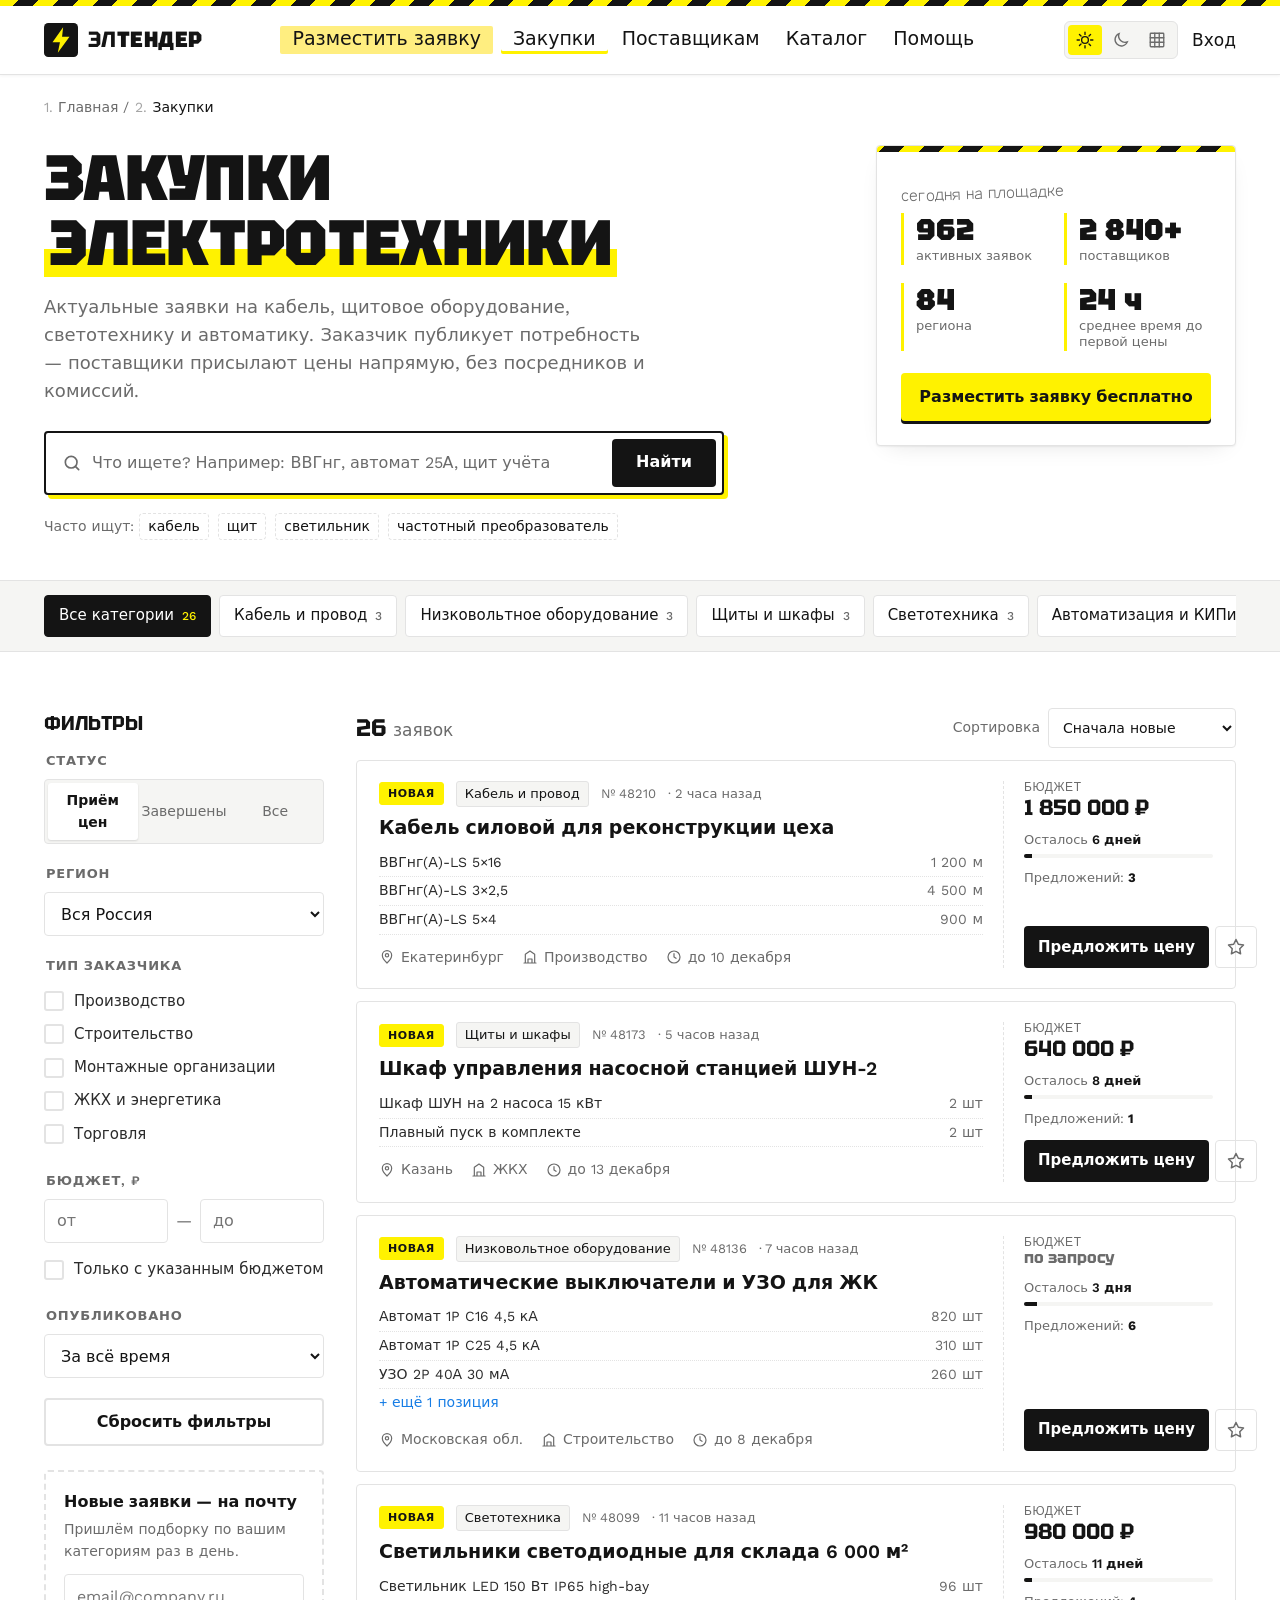
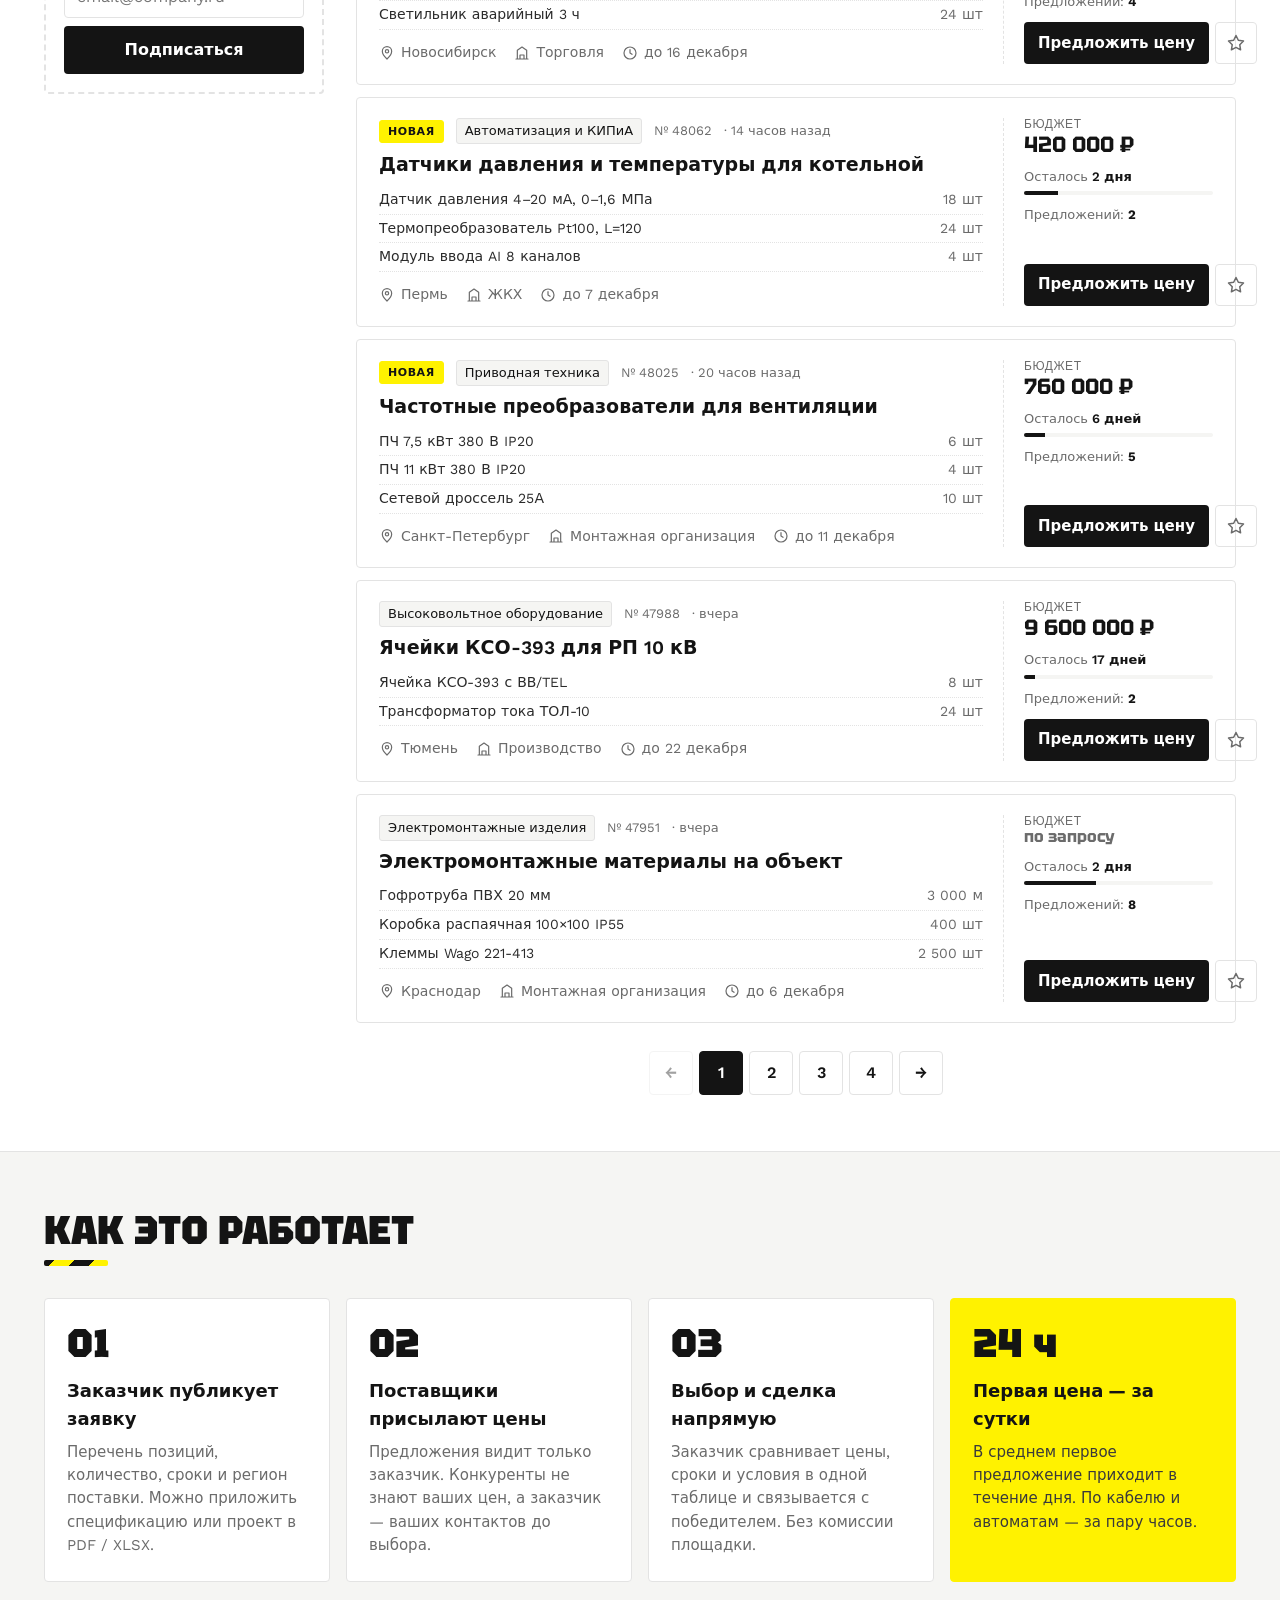
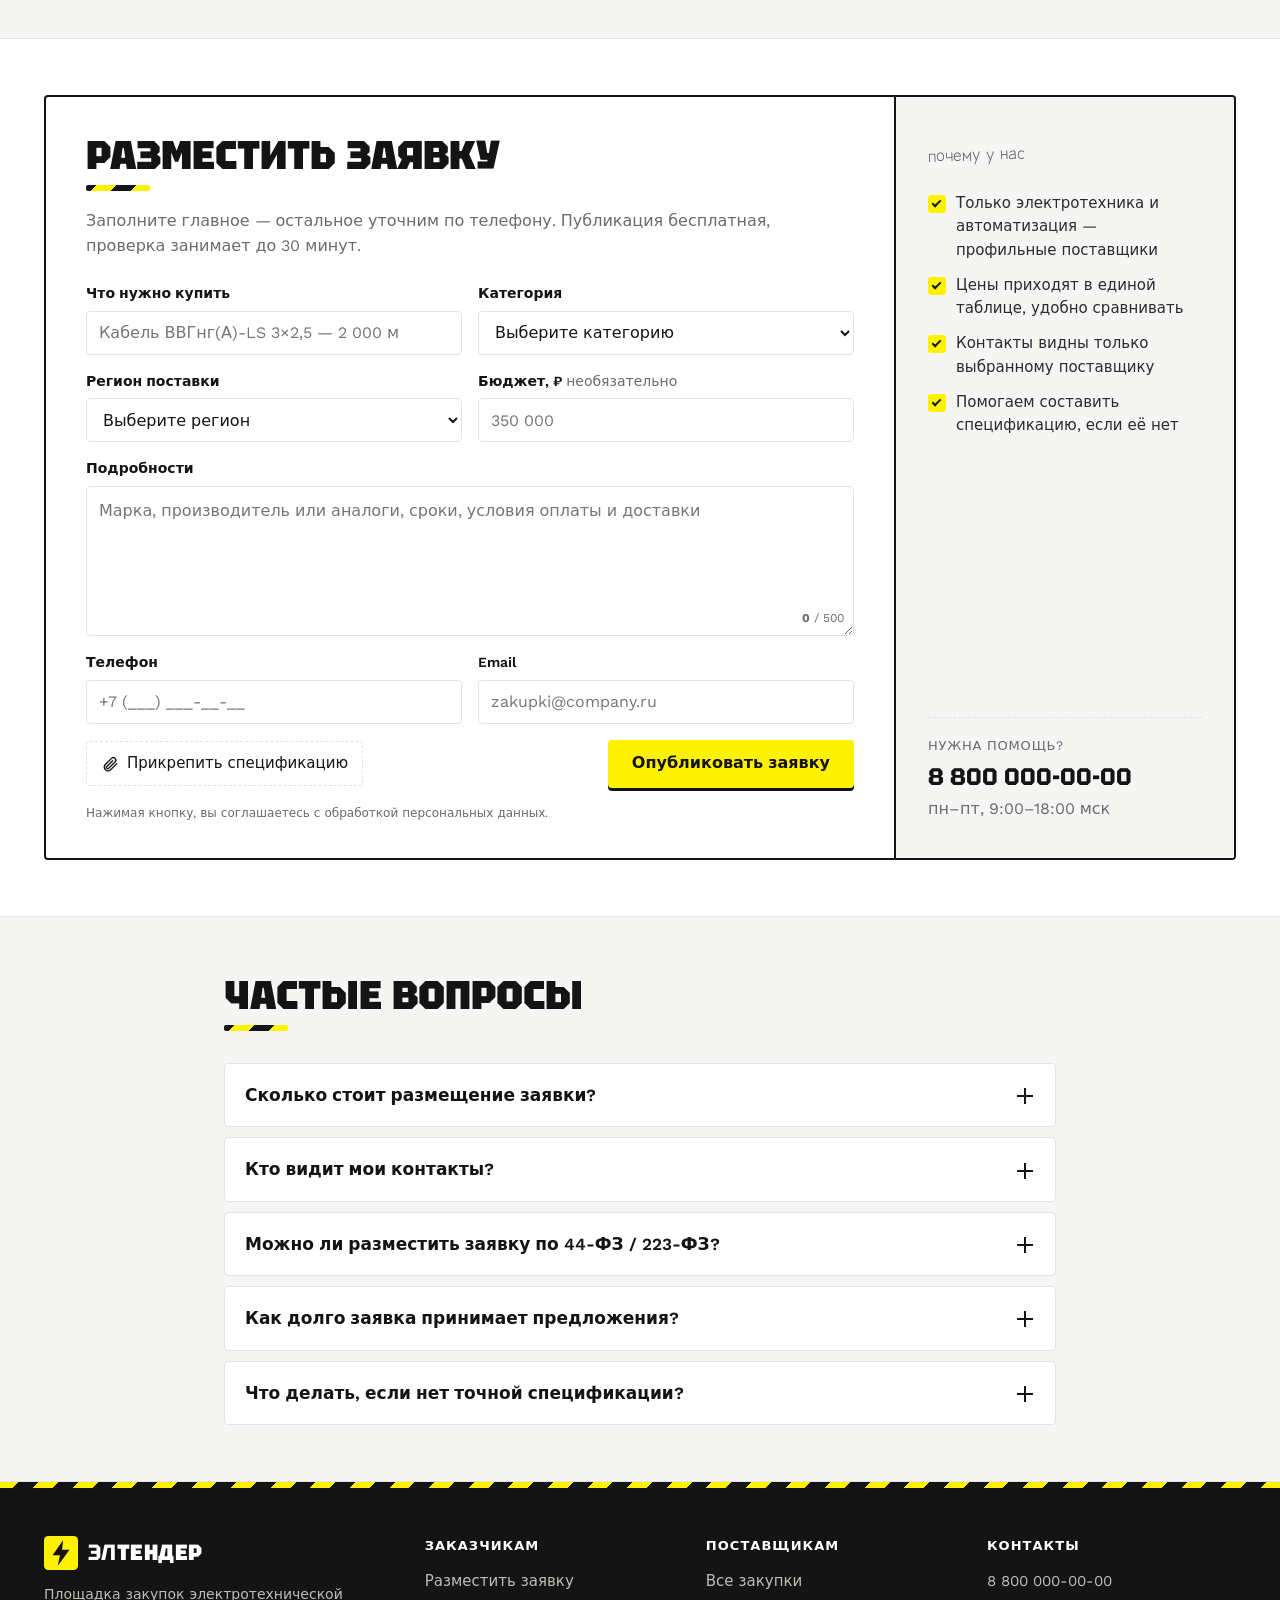
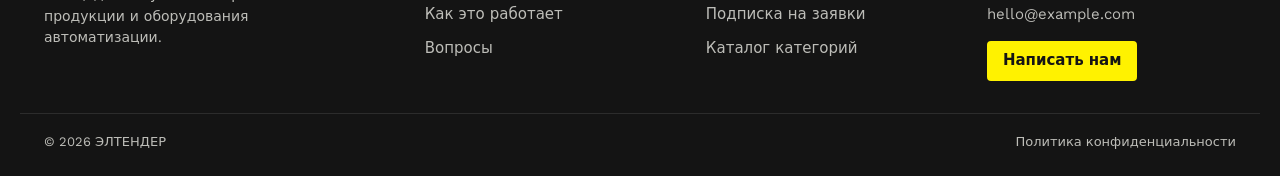
<file: index.html>
<!doctype html>
<html lang="ru" data-theme="light">
<head>
<meta charset="utf-8">
<meta name="viewport" content="width=device-width, initial-scale=1">
<title>Закупки электротехники — ЭЛТЕНДЕР</title>
<meta name="description" content="Заявки на закупку электротехнической продукции и оборудования автоматизации: кабель, щитовое оборудование, светотехника, КИПиА. Предложите цену напрямую заказчику.">
<link rel="icon" href="data:image/svg+xml,%3Csvg xmlns='http://www.w3.org/2000/svg' viewBox='0 0 32 32'%3E%3Crect width='32' height='32' rx='4' fill='%23141414'/%3E%3Cpath d='M18 4 8 18h7l-2 10 11-15h-7z' fill='%23fff200'/%3E%3C/svg%3E">
<link rel="preconnect" href="https://fonts.googleapis.com">
<link rel="preconnect" href="https://fonts.gstatic.com" crossorigin>
<link href="https://fonts.googleapis.com/css2?family=Tektur:wght@500;700;900&family=Work+Sans:wght@400;500;600;700&family=Zen+Kurenaido&display=swap" rel="stylesheet">
<script>
  // тема ставится до отрисовки, чтобы не было вспышки
  (function () {
    var t = (location.search.match(/[?&]theme=(light|night|blueprint)/) || [])[1];
    if (!t) try { t = localStorage.getItem('theme'); } catch (e) {}
    if (!t) t = matchMedia('(prefers-color-scheme: dark)').matches ? 'night' : 'light';
    document.documentElement.setAttribute('data-theme', t);
  })();
</script>
<link rel="stylesheet" href="styles.css">
</head>
<body>

<div class="signal" aria-hidden="true"></div>

<header class="header" id="top">
  <div class="container header__row">
    <a href="#top" class="logo" aria-label="ЭЛТЕНДЕР — на главную">
      <span class="logo__mark" aria-hidden="true">
        <svg viewBox="0 0 32 32"><rect width="32" height="32" rx="4"/><path d="M18 4 8 18h7l-2 10 11-15h-7z"/></svg>
      </span>
      <span class="logo__text">ЭЛ<b>ТЕНДЕР</b></span>
    </a>

    <nav class="nav" aria-label="Основное меню">
      <a href="#form" class="nav__cta">Разместить заявку</a>
      <a href="#list" class="nav__link is-active">Закупки</a>
      <a href="#how" class="nav__link">Поставщикам</a>
      <a href="#catalog" class="nav__link">Каталог</a>
      <a href="#faq" class="nav__link">Помощь</a>
    </nav>

    <div class="header__tools">
      <div class="theme" role="radiogroup" aria-label="Тема оформления">
        <button class="theme__btn" role="radio" data-set-theme="light" title="День">
          <svg viewBox="0 0 24 24" aria-hidden="true"><circle cx="12" cy="12" r="4.5"/><path d="M12 1.5v3M12 19.5v3M1.5 12h3M19.5 12h3M4.6 4.6l2.1 2.1M17.3 17.3l2.1 2.1M4.6 19.4l2.1-2.1M17.3 6.7l2.1-2.1"/></svg>
          <span class="sr">День</span>
        </button>
        <button class="theme__btn" role="radio" data-set-theme="night" title="Ночь · Графит">
          <svg viewBox="0 0 24 24" aria-hidden="true"><path d="M20.5 14.5A8.5 8.5 0 0 1 9.5 3.5a8.5 8.5 0 1 0 11 11z"/></svg>
          <span class="sr">Ночь · Графит</span>
        </button>
        <button class="theme__btn" role="radio" data-set-theme="blueprint" title="Ночь · Чертёж">
          <svg viewBox="0 0 24 24" aria-hidden="true"><rect x="3" y="3" width="18" height="18" rx="1"/><path d="M3 9h18M3 15h18M9 3v18M15 3v18"/></svg>
          <span class="sr">Ночь · Чертёж</span>
        </button>
      </div>
      <a href="#login" class="login">Вход</a>
      <button class="burger" aria-label="Меню" aria-expanded="false" aria-controls="mobmenu"><span></span><span></span><span></span></button>
    </div>
  </div>

  <div class="mobmenu" id="mobmenu" hidden>
    <div class="container">
      <a href="#list">Закупки</a>
      <a href="#how">Поставщикам</a>
      <a href="#catalog">Каталог</a>
      <a href="#faq">Помощь</a>
      <a href="#login">Вход</a>
      <a href="#form" class="btn btn--yellow btn--block">Разместить заявку</a>
    </div>
  </div>
</header>

<main>
  <!-- HERO -->
  <section class="hero">
    <div class="container">
      <ol class="crumbs">
        <li><a href="#top">Главная</a></li>
        <li aria-current="page">Закупки</li>
      </ol>

      <div class="hero__grid">
        <div>
          <h1 class="h1">Закупки<br><span class="mark">электротехники</span></h1>
          <p class="hero__lead">Актуальные заявки на кабель, щитовое оборудование, светотехнику и автоматику. Заказчик публикует потребность — поставщики присылают цены напрямую, без посредников и комиссий.</p>
          <form class="search" role="search" id="searchForm">
            <svg viewBox="0 0 24 24" aria-hidden="true"><circle cx="11" cy="11" r="7"/><path d="m20 20-4-4"/></svg>
            <input type="search" id="q" placeholder="Что ищете? Например: ВВГнг, автомат 25А, щит учёта" autocomplete="off">
            <button class="btn btn--ink" type="submit">Найти</button>
          </form>
          <div class="hint">
            Часто ищут:
            <button type="button" data-q="кабель">кабель</button>
            <button type="button" data-q="щит">щит</button>
            <button type="button" data-q="светильник">светильник</button>
            <button type="button" data-q="частотный">частотный преобразователь</button>
          </div>
        </div>

        <aside class="hero__card">
          <div class="hero__note">сегодня на площадке</div>
          <dl class="stats">
            <div><dt id="statActive">0</dt><dd>активных заявок</dd></div>
            <div><dt>2 840+</dt><dd>поставщиков</dd></div>
            <div><dt>84</dt><dd>региона</dd></div>
            <div><dt>24 ч</dt><dd>среднее время до первой цены</dd></div>
          </dl>
          <a href="#form" class="btn btn--yellow btn--block">Разместить заявку бесплатно</a>
        </aside>
      </div>
    </div>
  </section>

  <!-- КАТЕГОРИИ -->
  <section class="cats" id="catalog" aria-label="Категории">
    <div class="container">
      <div class="cats__row" id="cats"></div>
    </div>
  </section>

  <!-- СПИСОК -->
  <section class="section" id="list">
    <div class="container layout">

      <aside class="filters" id="filters" aria-label="Фильтры">
        <div class="filters__head">
          <h2 class="h4">Фильтры</h2>
          <button class="filters__close" type="button" aria-label="Закрыть фильтры">×</button>
        </div>

        <fieldset class="f">
          <legend>Статус</legend>
          <div class="seg" id="fStatus">
            <button type="button" data-v="open" class="is-on">Приём цен</button>
            <button type="button" data-v="closed">Завершены</button>
            <button type="button" data-v="all">Все</button>
          </div>
        </fieldset>

        <fieldset class="f">
          <legend>Регион</legend>
          <select id="fRegion"><option value="">Вся Россия</option></select>
        </fieldset>

        <fieldset class="f">
          <legend>Тип заказчика</legend>
          <label class="check"><input type="checkbox" name="cust" value="Производство"><span>Производство</span></label>
          <label class="check"><input type="checkbox" name="cust" value="Строительство"><span>Строительство</span></label>
          <label class="check"><input type="checkbox" name="cust" value="Монтажная организация"><span>Монтажные организации</span></label>
          <label class="check"><input type="checkbox" name="cust" value="ЖКХ"><span>ЖКХ и энергетика</span></label>
          <label class="check"><input type="checkbox" name="cust" value="Торговля"><span>Торговля</span></label>
        </fieldset>

        <fieldset class="f">
          <legend>Бюджет, ₽</legend>
          <div class="range">
            <input type="number" id="fMin" placeholder="от" min="0" inputmode="numeric">
            <span>—</span>
            <input type="number" id="fMax" placeholder="до" min="0" inputmode="numeric">
          </div>
          <label class="check"><input type="checkbox" id="fBudget"><span>Только с указанным бюджетом</span></label>
        </fieldset>

        <fieldset class="f">
          <legend>Опубликовано</legend>
          <select id="fDate">
            <option value="0">За всё время</option>
            <option value="1">Сегодня</option>
            <option value="3">За 3 дня</option>
            <option value="7">За неделю</option>
            <option value="30">За месяц</option>
          </select>
        </fieldset>

        <button type="button" class="btn btn--line btn--block" id="fReset">Сбросить фильтры</button>

        <div class="subscribe">
          <div class="subscribe__title">Новые заявки — на почту</div>
          <p>Пришлём подборку по вашим категориям раз в день.</p>
          <form id="subForm">
            <input type="email" required placeholder="email@company.ru" aria-label="Email">
            <button class="btn btn--ink btn--block" type="submit">Подписаться</button>
          </form>
        </div>
      </aside>
      <div class="filters__backdrop" hidden></div>

      <div class="results">
        <div class="toolbar">
          <div class="toolbar__count"><b id="count">0</b> <span id="countWord">заявок</span></div>
          <div class="toolbar__right">
            <button type="button" class="btn btn--line btn--sm filters__open">
              <svg viewBox="0 0 24 24" aria-hidden="true"><path d="M3 5h18M6 12h12M10 19h4"/></svg>
              Фильтры <span class="badge" id="fBadge" hidden></span>
            </button>
            <label class="sort">
              <span>Сортировка</span>
              <select id="sort">
                <option value="new">Сначала новые</option>
                <option value="deadline">Скоро завершатся</option>
                <option value="budget">Большой бюджет</option>
                <option value="offers">Мало предложений</option>
              </select>
            </label>
          </div>
        </div>

        <div class="chips" id="chips"></div>

        <ul class="cards" id="cards"></ul>

        <div class="empty" id="empty" hidden>
          <div class="empty__title">Ничего не нашлось</div>
          <p>Попробуйте изменить запрос или сбросить фильтры.</p>
          <button class="btn btn--line" type="button" id="emptyReset">Сбросить</button>
        </div>

        <nav class="pager" id="pager" aria-label="Страницы"></nav>
      </div>
    </div>
  </section>

  <!-- КАК ЭТО РАБОТАЕТ -->
  <section class="section section--soft" id="how">
    <div class="container">
      <h2 class="h2">Как это работает</h2>
      <div class="steps">
        <article class="step">
          <div class="step__n">01</div>
          <h3>Заказчик публикует заявку</h3>
          <p>Перечень позиций, количество, сроки и регион поставки. Можно приложить спецификацию или проект в PDF / XLSX.</p>
        </article>
        <article class="step">
          <div class="step__n">02</div>
          <h3>Поставщики присылают цены</h3>
          <p>Предложения видит только заказчик. Конкуренты не знают ваших цен, а заказчик — ваших контактов до выбора.</p>
        </article>
        <article class="step">
          <div class="step__n">03</div>
          <h3>Выбор и сделка напрямую</h3>
          <p>Заказчик сравнивает цены, сроки и условия в одной таблице и связывается с победителем. Без комиссии площадки.</p>
        </article>
        <article class="step step--accent">
          <div class="step__n">24 ч</div>
          <h3>Первая цена — за сутки</h3>
          <p>В среднем первое предложение приходит в течение дня. По кабелю и автоматам — за пару часов.</p>
        </article>
      </div>
    </div>
  </section>

  <!-- ФОРМА -->
  <section class="section" id="form">
    <div class="container">
      <div class="formbox">
        <div class="formbox__main">
          <h2 class="h2">Разместить заявку</h2>
          <p class="muted">Заполните главное — остальное уточним по телефону. Публикация бесплатная, проверка занимает до 30 минут.</p>
          <form id="reqForm" class="req" novalidate>
            <div class="req__row">
              <label class="field">
                <span>Что нужно купить</span>
                <input name="title" required placeholder="Кабель ВВГнг(А)-LS 3×2,5 — 2 000 м">
              </label>
              <label class="field">
                <span>Категория</span>
                <select name="cat" id="reqCat" required></select>
              </label>
            </div>
            <div class="req__row">
              <label class="field">
                <span>Регион поставки</span>
                <select name="region" id="reqRegion" required></select>
              </label>
              <label class="field">
                <span>Бюджет, ₽ <i>необязательно</i></span>
                <input name="budget" type="number" min="0" inputmode="numeric" placeholder="350 000">
              </label>
            </div>
            <label class="field">
              <span>Подробности</span>
              <textarea name="text" id="reqText" maxlength="500" rows="5" placeholder="Марка, производитель или аналоги, сроки, условия оплаты и доставки"></textarea>
              <em class="counter"><b id="reqCount">0</b> / 500</em>
            </label>
            <div class="req__row">
              <label class="field">
                <span>Телефон</span>
                <input name="phone" type="tel" required placeholder="+7 (___) ___-__-__" autocomplete="tel">
              </label>
              <label class="field">
                <span>Email</span>
                <input name="email" type="email" required placeholder="zakupki@company.ru" autocomplete="email">
              </label>
            </div>
            <div class="req__foot">
              <label class="attach">
                <input type="file" id="reqFile" accept=".pdf,.xls,.xlsx,.doc,.docx,.dwg">
                <svg viewBox="0 0 24 24" aria-hidden="true"><path d="M21 11.5 12.5 20a5 5 0 0 1-7-7L14 4.5a3.3 3.3 0 0 1 4.7 4.7l-8.5 8.5a1.7 1.7 0 0 1-2.4-2.4L15.5 7.6"/></svg>
                <span id="reqFileName">Прикрепить спецификацию</span>
              </label>
              <button class="btn btn--yellow" type="submit">Опубликовать заявку</button>
            </div>
            <p class="consent">Нажимая кнопку, вы соглашаетесь с обработкой персональных данных.</p>
            <div class="req__ok" id="reqOk" hidden role="status"></div>
          </form>
        </div>
        <aside class="formbox__side">
          <div class="note">почему у нас</div>
          <ul class="ticks">
            <li>Только электротехника и автоматизация — профильные поставщики</li>
            <li>Цены приходят в единой таблице, удобно сравнивать</li>
            <li>Контакты видны только выбранному поставщику</li>
            <li>Помогаем составить спецификацию, если её нет</li>
          </ul>
          <div class="side__help">
            <div class="side__label">Нужна помощь?</div>
            <a href="tel:+78000000000" class="side__phone">8 800 000-00-00</a>
            <span class="muted">пн–пт, 9:00–18:00 мск</span>
          </div>
        </aside>
      </div>
    </div>
  </section>

  <!-- FAQ -->
  <section class="section section--soft" id="faq">
    <div class="container narrow">
      <h2 class="h2">Частые вопросы</h2>
      <div class="faq">
        <details>
          <summary>Сколько стоит размещение заявки?</summary>
          <p>Для заказчиков размещение бесплатное и без ограничений по количеству заявок. Поставщики отвечают на заявки по подписке; первые 14 дней — бесплатно.</p>
        </details>
        <details>
          <summary>Кто видит мои контакты?</summary>
          <p>До выбора поставщика контакты скрыты. Поставщики видят только регион, тип организации и содержание заявки. После выбора контакты открываются победителю.</p>
        </details>
        <details>
          <summary>Можно ли разместить заявку по 44-ФЗ / 223-ФЗ?</summary>
          <p>Площадка предназначена для коммерческих закупок. Государственные закупки проводятся на федеральных электронных площадках — мы можем дать ссылку на извещение в описании заявки.</p>
        </details>
        <details>
          <summary>Как долго заявка принимает предложения?</summary>
          <p>Срок вы задаёте сами: от 1 до 30 дней. Продлить или закрыть заявку досрочно можно в личном кабинете.</p>
        </details>
        <details>
          <summary>Что делать, если нет точной спецификации?</summary>
          <p>Опишите задачу своими словами — инженер площадки поможет подобрать позиции и аналоги, а поставщики смогут предложить варианты.</p>
        </details>
      </div>
    </div>
  </section>
</main>

<footer class="footer">
  <div class="signal" aria-hidden="true"></div>
  <div class="container footer__grid">
    <div>
      <a href="#top" class="logo logo--footer">
        <span class="logo__mark" aria-hidden="true"><svg viewBox="0 0 32 32"><rect width="32" height="32" rx="4"/><path d="M18 4 8 18h7l-2 10 11-15h-7z"/></svg></span>
        <span class="logo__text">ЭЛ<b>ТЕНДЕР</b></span>
      </a>
      <p class="footer__about">Площадка закупок электротехнической продукции и оборудования автоматизации.</p>
    </div>
    <nav class="footer__col" aria-label="Заказчикам">
      <div class="footer__h">Заказчикам</div>
      <a href="#form">Разместить заявку</a>
      <a href="#how">Как это работает</a>
      <a href="#faq">Вопросы</a>
    </nav>
    <nav class="footer__col" aria-label="Поставщикам">
      <div class="footer__h">Поставщикам</div>
      <a href="#list">Все закупки</a>
      <a href="#subForm">Подписка на заявки</a>
      <a href="#catalog">Каталог категорий</a>
    </nav>
    <div class="footer__col">
      <div class="footer__h">Контакты</div>
      <a href="tel:+78000000000">8 800 000-00-00</a>
      <a href="mailto:hello@example.com">hello@example.com</a>
      <a href="#top" class="btn btn--yellow btn--sm">Написать нам</a>
    </div>
  </div>
  <div class="container footer__bottom">
    <span>© 2026 ЭЛТЕНДЕР</span>
    <a href="#top">Политика конфиденциальности</a>
  </div>
</footer>

<a href="#form" class="mobcta btn btn--yellow">Разместить заявку</a>
<div class="toast" id="toast" role="status" aria-live="polite"></div>

<script src="app.js"></script>
</body>
</html>
</file>
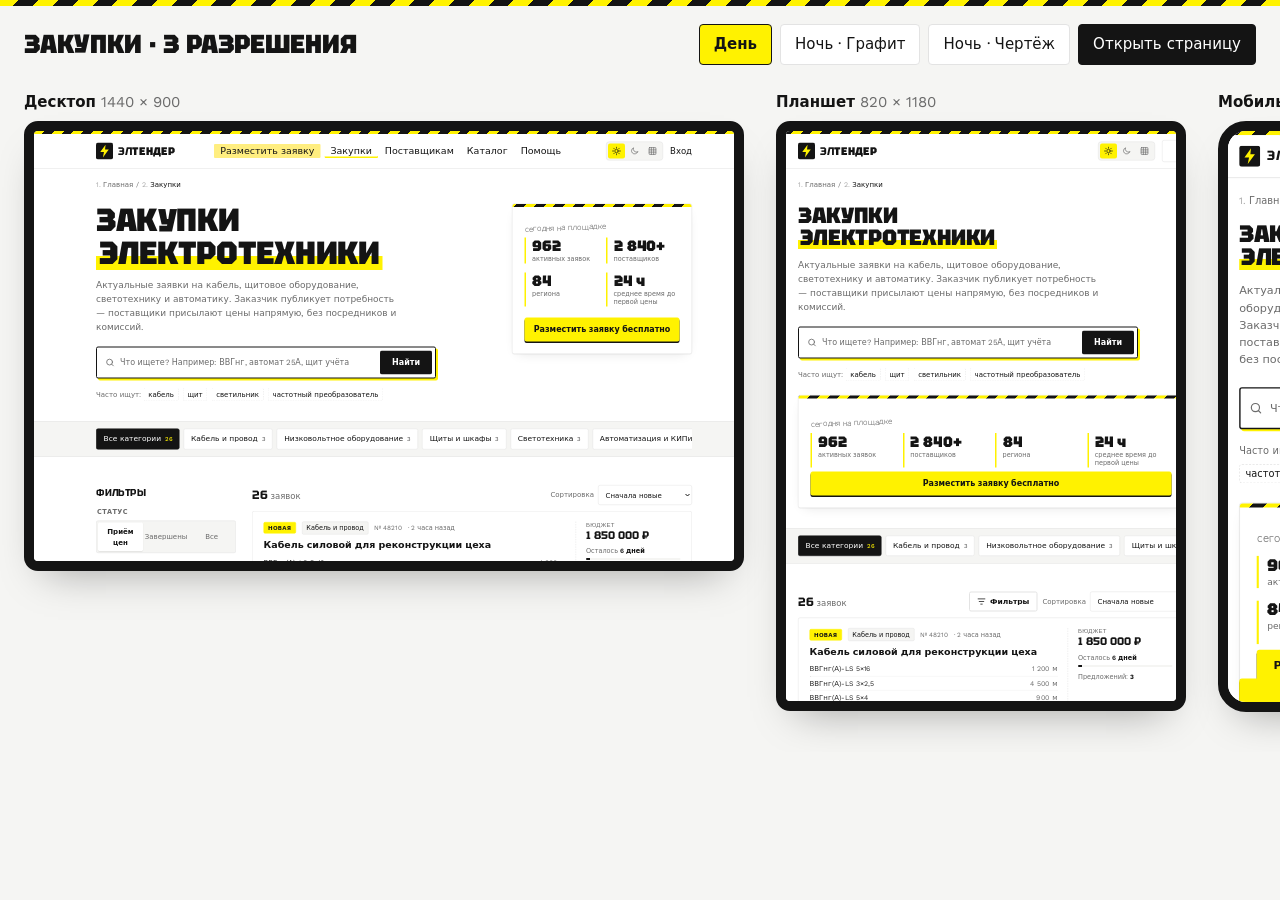
<file: preview.html>
<!doctype html>
<html lang="ru">
<head>
<meta charset="utf-8">
<meta name="viewport" content="width=device-width, initial-scale=1">
<title>Превью — Закупки</title>
<link href="https://fonts.googleapis.com/css2?family=Tektur:wght@900&family=Work+Sans:wght@400;600&display=swap" rel="stylesheet">
<style>
  :root { --bg: #f5f5f3; --ink: #141414; --muted: #6b6b6b; --line: #e3e3e3; }
  * { box-sizing: border-box; }
  body { margin: 0; background: var(--bg); color: var(--ink); font: 15px/1.5 "Work Sans", system-ui, sans-serif; }
  .signal { height: 6px; background: repeating-linear-gradient(-45deg, #fff200 0 14px, #141414 14px 28px); }
  header { display: flex; flex-wrap: wrap; align-items: center; justify-content: space-between; gap: 12px; padding: 18px 24px; }
  h1 { margin: 0; font: 900 26px/1.1 "Tektur", sans-serif; text-transform: uppercase; }
  .bar { display: flex; flex-wrap: wrap; gap: 8px; }
  .bar button, .bar a { padding: 8px 14px; border: 1px solid var(--line); border-radius: 4px; background: #fff; font: inherit; cursor: pointer; text-decoration: none; color: inherit; }
  .bar button.on { background: #fff200; border-color: #141414; font-weight: 600; }
  .bar a { background: #141414; color: #fff; border-color: #141414; }
  .stage { display: flex; gap: 32px; align-items: flex-start; padding: 8px 24px 40px; overflow-x: auto; }
  figure { margin: 0; flex-shrink: 0; }
  figcaption { margin-bottom: 8px; font-weight: 600; }
  figcaption span { color: var(--muted); font-weight: 400; }
  .frame { border: 10px solid #141414; border-radius: 14px; overflow: hidden; background: #fff; box-shadow: 0 20px 40px -20px rgba(0,0,0,.35); }
  .frame--phone { border-radius: 28px; }
  .scaler { transform-origin: 0 0; }
  iframe { display: block; border: 0; }
</style>
</head>
<body>
<div class="signal"></div>
<header>
  <h1>Закупки · 3 разрешения</h1>
  <div class="bar">
    <button data-t="light" class="on">День</button>
    <button data-t="night">Ночь · Графит</button>
    <button data-t="blueprint">Ночь · Чертёж</button>
    <a href="./">Открыть страницу</a>
  </div>
</header>
<div class="stage">
  <figure><figcaption>Десктоп <span>1440 × 900</span></figcaption>
    <div class="frame" data-w="1440" data-h="900" data-s=".5"></div></figure>
  <figure><figcaption>Планшет <span>820 × 1180</span></figcaption>
    <div class="frame" data-w="820" data-h="1180" data-s=".5"></div></figure>
  <figure><figcaption>Мобильный <span>390 × 844</span></figcaption>
    <div class="frame frame--phone" data-w="390" data-h="844" data-s=".7"></div></figure>
</div>
<script>
  var frames = [].slice.call(document.querySelectorAll('.frame'));
  function load(theme) {
    frames.forEach(function (f) {
      var w = +f.dataset.w, h = +f.dataset.h, s = +f.dataset.s;
      f.style.width = w * s + 'px'; f.style.height = h * s + 'px';
      f.innerHTML = '<div class="scaler" style="width:' + w + 'px;height:' + h + 'px;transform:scale(' + s + ')">' +
        '<iframe src="./?theme=' + theme + '" width="' + w + '" height="' + h + '" title="Превью ' + w + 'px"></iframe></div>';
    });
  }
  document.querySelectorAll('[data-t]').forEach(function (b) {
    b.onclick = function () {
      document.querySelectorAll('[data-t]').forEach(function (x) { x.classList.toggle('on', x === b); });
      load(b.dataset.t);
    };
  });
  load('light');
</script>
</body>
</html>
</file>
<file: styles.css>
/* ============ ТЕМЫ ============ */
:root,
[data-theme="light"] {
  --bg: #ffffff;
  --soft: #f5f5f3;
  --card: #ffffff;
  --ink: #141414;
  --text: #2b2b2b;
  --muted: #6b6b6b;
  --line: #e3e3e3;
  --accent: #fff200;
  --accent-soft: #ffee80;
  --accent-ink: #141414;
  --link: #177de5;
  --ok: #0e9f6e;
  --warn: #e3a008;
  --danger: #e02424;
  --header: #ffffff;
  --shadow: 0 1px 2px rgba(20, 20, 20, .06), 0 8px 24px -12px rgba(20, 20, 20, .14);
  --signal: repeating-linear-gradient(-45deg, #fff200 0 14px, #141414 14px 28px);
  --grid: none;
  color-scheme: light;
}

/* Ночь — вариант 1: «Графит» */
[data-theme="night"] {
  --bg: #0e0e0e;
  --soft: #161616;
  --card: #1b1b1b;
  --ink: #f5f5f3;
  --text: #d9d9d6;
  --muted: #9a9a96;
  --line: #2c2c2c;
  --accent: #fff200;
  --accent-soft: #3a3712;
  --accent-ink: #141414;
  --link: #5aa9ff;
  --ok: #31c48d;
  --warn: #faca15;
  --danger: #f98080;
  --header: #141414;
  --shadow: 0 1px 2px rgba(0, 0, 0, .5), 0 10px 30px -14px rgba(0, 0, 0, .8);
  --signal: repeating-linear-gradient(-45deg, #fff200 0 14px, #0e0e0e 14px 28px);
  --grid: none;
  color-scheme: dark;
}

/* Ночь — вариант 2: «Чертёж» */
[data-theme="blueprint"] {
  --bg: #0b1a33;
  --soft: #0f2242;
  --card: #122a50;
  --ink: #eaf2ff;
  --text: #c9d8f0;
  --muted: #8ea6cc;
  --line: #24406e;
  --accent: #fff200;
  --accent-soft: #2a3e52;
  --accent-ink: #0b1a33;
  --link: #7cc0ff;
  --ok: #4ade9b;
  --warn: #fcd34d;
  --danger: #ff8a8a;
  --header: #0d1f3d;
  --shadow: 0 1px 2px rgba(0, 0, 0, .35), 0 10px 30px -14px rgba(0, 10, 30, .9);
  --signal: repeating-linear-gradient(-45deg, #fff200 0 14px, #0b1a33 14px 28px);
  --grid: linear-gradient(rgba(124, 192, 255, .07) 1px, transparent 1px) 0 0 / 24px 24px,
          linear-gradient(90deg, rgba(124, 192, 255, .07) 1px, transparent 1px) 0 0 / 24px 24px;
  color-scheme: dark;
}

/* ============ БАЗА ============ */
*, *::before, *::after { box-sizing: border-box; }
html { scroll-behavior: smooth; -webkit-text-size-adjust: 100%; }
body {
  margin: 0;
  background: var(--bg);
  background-image: var(--grid);
  color: var(--text);
  font: 400 16px/1.55 "Work Sans", system-ui, sans-serif;
  transition: background-color .25s, color .25s;
  overflow-x: hidden;
}
a { color: inherit; }
img, svg { display: block; }
button, input, select, textarea { font: inherit; color: inherit; }
button { cursor: pointer; }
.sr { position: absolute; width: 1px; height: 1px; overflow: hidden; clip: rect(0 0 0 0); white-space: nowrap; }
:focus-visible { outline: 2px solid var(--link); outline-offset: 2px; }

.container { width: 100%; max-width: 1240px; margin: 0 auto; padding: 0 24px; }
.narrow { max-width: 880px; }
.muted { color: var(--muted); }

.signal { height: 6px; background: var(--signal); }

.h1, .h2, .h4, .logo__text, .step__n, .stats dt, .card__budget, .empty__title, .side__phone {
  font-family: "Tektur", "Work Sans", sans-serif;
}
.h1 {
  margin: 0 0 18px;
  font-weight: 900;
  font-size: clamp(34px, 5.4vw, 64px);
  line-height: 1.02;
  text-transform: uppercase;
  color: var(--ink);
  letter-spacing: -.01em;
}
.mark { background: linear-gradient(transparent 58%, var(--accent) 58%, var(--accent) 92%, transparent 92%); padding: 0 .08em; }
[data-theme="night"] .mark, [data-theme="blueprint"] .mark { background: none; color: var(--accent); }
.h2 {
  position: relative;
  margin: 0 0 32px;
  padding-bottom: 14px;
  font-weight: 900;
  font-size: clamp(26px, 3.4vw, 40px);
  line-height: 1.1;
  text-transform: uppercase;
  color: var(--ink);
}
.h2::after { content: ""; position: absolute; left: 0; bottom: 0; width: 64px; height: 6px; background: var(--signal); border-radius: 2px; }
.h4 { margin: 0; font-weight: 700; font-size: 20px; text-transform: uppercase; color: var(--ink); }

/* ============ КНОПКИ ============ */
.btn {
  display: inline-flex; align-items: center; justify-content: center; gap: 8px;
  min-height: 48px; padding: 0 22px;
  border: 2px solid transparent; border-radius: 4px;
  font-weight: 600; font-size: 16px; text-decoration: none; white-space: nowrap;
  transition: transform .15s, background-color .15s, border-color .15s, color .15s, box-shadow .15s;
}
.btn:active { transform: translateY(1px); }
.btn--yellow { background: var(--accent); color: var(--accent-ink); border-color: var(--accent); box-shadow: 0 3px 0 #141414; }
.btn--yellow:hover { box-shadow: 0 5px 0 #141414; transform: translateY(-2px); }
[data-theme="night"] .btn--yellow, [data-theme="blueprint"] .btn--yellow { box-shadow: 0 3px 0 #b8ae00; }
[data-theme="night"] .btn--yellow:hover, [data-theme="blueprint"] .btn--yellow:hover { box-shadow: 0 5px 0 #b8ae00; }
.btn--ink { background: var(--ink); color: var(--bg); }
.btn--ink:hover { background: var(--link); color: #fff; }
.btn--line { background: transparent; border-color: var(--line); color: var(--ink); }
.btn--line:hover { border-color: var(--ink); }
.btn--sm { min-height: 40px; padding: 0 14px; font-size: 15px; }
.btn--block { display: flex; width: 100%; }
.btn svg { width: 18px; height: 18px; fill: none; stroke: currentColor; stroke-width: 2; stroke-linecap: round; }

/* ============ ШАПКА ============ */
.header {
  position: sticky; top: 0; z-index: 50;
  background: var(--header);
  border-bottom: 1px solid var(--line);
  box-shadow: 0 1px 3px rgba(0, 0, 0, .05);
}
.header__row { display: flex; align-items: center; gap: 20px; height: 68px; }
.logo { display: flex; align-items: center; gap: 10px; text-decoration: none; flex-shrink: 0; }
.logo__mark svg { width: 34px; height: 34px; }
.logo__mark rect { fill: #141414; }
.logo__mark path { fill: #fff200; }
[data-theme="night"] .logo__mark rect, [data-theme="blueprint"] .logo__mark rect { fill: #fff200; }
[data-theme="night"] .logo__mark path, [data-theme="blueprint"] .logo__mark path { fill: #141414; }
.logo__text { font-weight: 700; font-size: 22px; color: var(--ink); letter-spacing: .02em; }
.logo__text b { font-weight: 900; }

.nav { flex: 1; display: flex; align-items: center; justify-content: center; gap: 2px; }
.nav__link, .nav__cta {
  padding: 3px 12px 6px; font-size: 19px; line-height: 1; text-decoration: none;
  color: var(--ink); border-radius: 2px; transition: color .2s;
}
.nav__link:hover { color: var(--link); }
.nav__link.is-active { box-shadow: inset 0 -3px 0 var(--accent); }
.nav__cta { background: var(--accent-soft); margin-right: 6px; }
[data-theme="night"] .nav__cta, [data-theme="blueprint"] .nav__cta { background: var(--accent); color: var(--accent-ink); }
.nav__cta:hover { color: var(--link); }

.header__tools { display: flex; align-items: center; gap: 14px; }
.login { text-decoration: none; font-size: 17px; color: var(--ink); }
.login:hover { color: var(--link); }

/* переключатель тем: день / графит / чертёж */
.theme {
  position: relative; display: flex; padding: 3px; gap: 2px;
  border: 1px solid var(--line); border-radius: 6px; background: var(--soft);
}
.theme__btn {
  display: grid; place-items: center; width: 34px; height: 30px;
  border: 0; border-radius: 4px; background: transparent; color: var(--muted);
  transition: background-color .2s, color .2s;
}
.theme__btn svg { width: 18px; height: 18px; fill: none; stroke: currentColor; stroke-width: 1.8; stroke-linecap: round; }
.theme__btn:hover { color: var(--ink); }
.theme__btn[aria-checked="true"] { background: var(--accent); color: #141414; }
.theme__btn[data-set-theme="night"][aria-checked="true"] svg { fill: currentColor; }

.burger { display: none; width: 44px; height: 44px; padding: 11px 10px; border: 1px solid var(--line); border-radius: 4px; background: transparent; flex-direction: column; justify-content: space-between; }
.burger span { display: block; height: 2px; background: var(--ink); border-radius: 2px; transition: transform .2s, opacity .2s; }
.burger[aria-expanded="true"] span:nth-child(1) { transform: translateY(9px) rotate(45deg); }
.burger[aria-expanded="true"] span:nth-child(2) { opacity: 0; }
.burger[aria-expanded="true"] span:nth-child(3) { transform: translateY(-9px) rotate(-45deg); }

.mobmenu { border-top: 1px solid var(--line); background: var(--header); padding: 8px 0 20px; }
.mobmenu a:not(.btn) { display: block; padding: 14px 0; border-bottom: 1px solid var(--line); text-decoration: none; font-size: 18px; color: var(--ink); }
.mobmenu .btn { margin-top: 16px; }

/* ============ HERO ============ */
.hero { padding: 22px 0 40px; }
.crumbs { display: flex; flex-wrap: wrap; gap: 6px; margin: 0 0 26px; padding: 0; list-style: none; font-size: 14px; color: var(--muted); counter-reset: c; }
.crumbs li { counter-increment: c; }
.crumbs li::before { content: counter(c) ". "; color: var(--muted); opacity: .6; }
.crumbs li + li::after { content: ""; }
.crumbs li:not(:last-child)::after { content: " /"; }
.crumbs a { text-decoration: none; }
.crumbs a:hover { color: var(--link); }
.crumbs [aria-current] { color: var(--ink); }

.hero__grid { display: grid; grid-template-columns: minmax(0, 1fr) 360px; gap: 48px; align-items: start; }
.hero__lead { max-width: 620px; margin: 0 0 26px; font-size: 18px; color: var(--muted); }

.search {
  display: flex; align-items: center; gap: 8px; max-width: 680px;
  padding: 6px 6px 6px 16px;
  background: var(--card); border: 2px solid var(--ink); border-radius: 4px;
  box-shadow: 4px 4px 0 var(--accent);
}
.search svg { flex-shrink: 0; width: 20px; height: 20px; fill: none; stroke: var(--muted); stroke-width: 2; stroke-linecap: round; }
.search input { flex: 1; min-width: 0; height: 44px; border: 0; outline: 0; background: transparent; font-size: 16px; }
.search input::placeholder { color: var(--muted); }
.hint { margin-top: 14px; font-size: 14px; color: var(--muted); }
.hint button { margin: 4px 4px 0 0; padding: 2px 8px; border: 1px dashed var(--line); border-radius: 4px; background: transparent; color: var(--ink); font-size: 14px; }
.hint button:hover { border-color: var(--link); color: var(--link); }

.hero__card { position: relative; padding: 26px 24px 24px; background: var(--card); border: 1px solid var(--line); border-radius: 4px; box-shadow: var(--shadow); }
.hero__card::before { content: ""; position: absolute; inset: 0 0 auto; height: 6px; background: var(--signal); border-radius: 4px 4px 0 0; }
.hero__note, .note {
  font-family: "Zen Kurenaido", cursive; font-size: 20px; color: var(--muted);
  transform: rotate(-2deg); margin-bottom: 10px;
}
.stats { display: grid; grid-template-columns: 1fr 1fr; gap: 18px 16px; margin: 0 0 22px; }
.stats div { border-left: 3px solid var(--accent); padding-left: 12px; }
.stats dt { font-weight: 900; font-size: 30px; line-height: 1.1; color: var(--ink); }
.stats dd { margin: 2px 0 0; font-size: 13px; line-height: 1.3; color: var(--muted); }

/* ============ КАТЕГОРИИ ============ */
.cats { border-block: 1px solid var(--line); background: var(--soft); }
.cats__row { display: flex; gap: 8px; padding: 14px 0; overflow-x: auto; scrollbar-width: none; }
.cats__row::-webkit-scrollbar { display: none; }
.cat {
  display: inline-flex; align-items: center; gap: 8px; flex-shrink: 0;
  padding: 8px 14px; border: 1px solid var(--line); border-radius: 4px;
  background: var(--card); color: var(--ink); font-size: 15px; font-weight: 500;
  transition: border-color .15s, background-color .15s;
}
.cat:hover { border-color: var(--ink); }
.cat i { font-style: normal; font-size: 12px; color: var(--muted); }
.cat.is-on { background: var(--ink); border-color: var(--ink); color: var(--bg); }
.cat.is-on i { color: var(--accent); }

/* ============ РАЗДЕЛЫ ============ */
.section { padding: 56px 0; }
.section--soft { background: var(--soft); border-block: 1px solid var(--line); }
[data-theme="blueprint"] .section--soft { background: rgba(15, 34, 66, .75); }

.layout { display: grid; grid-template-columns: 280px minmax(0, 1fr); gap: 32px; align-items: start; }

/* фильтры */
.filters { position: sticky; top: 92px; display: flex; flex-direction: column; gap: 6px; }
.filters__head { display: flex; justify-content: space-between; align-items: center; margin-bottom: 6px; }
.filters__close { display: none; width: 40px; height: 40px; border: 1px solid var(--line); border-radius: 4px; background: transparent; font-size: 26px; line-height: 1; }
.f { margin: 0 0 14px; padding: 0; border: 0; }
.f legend { margin-bottom: 8px; font-size: 13px; font-weight: 600; letter-spacing: .06em; text-transform: uppercase; color: var(--muted); }
.f select, .range input, .subscribe input, .field input, .field select, .field textarea {
  width: 100%; height: 44px; padding: 0 12px;
  border: 1px solid var(--line); border-radius: 4px; background: var(--card); color: var(--ink);
  transition: border-color .15s;
}
.f select:focus, .range input:focus, .subscribe input:focus, .field input:focus, .field select:focus, .field textarea:focus { outline: 0; border-color: var(--ink); }
.range { display: flex; align-items: center; gap: 8px; margin-bottom: 10px; }
.range span { color: var(--muted); }
.check { display: flex; align-items: center; gap: 10px; padding: 5px 0; font-size: 15px; cursor: pointer; }
.check input { appearance: none; flex-shrink: 0; width: 20px; height: 20px; margin: 0; border: 2px solid var(--line); border-radius: 3px; background: var(--card); display: grid; place-items: center; cursor: pointer; }
.check input:checked { background: var(--accent); border-color: #141414; }
.check input:checked::after { content: ""; width: 5px; height: 10px; border: solid #141414; border-width: 0 2px 2px 0; transform: translate(0, -1px) rotate(45deg); }
.seg { display: flex; padding: 3px; border: 1px solid var(--line); border-radius: 4px; background: var(--soft); }
.seg button { flex: 1; padding: 7px 4px; border: 0; border-radius: 3px; background: transparent; font-size: 14px; color: var(--muted); }
.seg button.is-on { background: var(--card); color: var(--ink); font-weight: 600; box-shadow: 0 1px 2px rgba(0, 0, 0, .12); }

.subscribe { margin-top: 18px; padding: 18px; border: 2px dashed var(--line); border-radius: 4px; }
.subscribe__title { font-weight: 700; color: var(--ink); }
.subscribe p { margin: 4px 0 12px; font-size: 14px; color: var(--muted); }
.subscribe form { display: grid; gap: 8px; }

/* тулбар */
.toolbar { display: flex; justify-content: space-between; align-items: center; gap: 12px; margin-bottom: 12px; }
.toolbar__count { font-size: 17px; color: var(--muted); }
.toolbar__count b { font-family: "Tektur", sans-serif; font-size: 24px; color: var(--ink); }
.toolbar__right { display: flex; align-items: center; gap: 10px; }
.sort { display: flex; align-items: center; gap: 8px; font-size: 14px; color: var(--muted); }
.sort select { height: 40px; padding: 0 10px; border: 1px solid var(--line); border-radius: 4px; background: var(--card); color: var(--ink); }
.filters__open { display: none; }
.badge { display: inline-grid; place-items: center; min-width: 20px; height: 20px; padding: 0 5px; border-radius: 10px; background: var(--accent); color: #141414; font-size: 12px; font-weight: 700; }

.badge[hidden] { display: none; }
.chips { display: flex; flex-wrap: wrap; gap: 6px; margin-bottom: 14px; }
.chips:empty { display: none; }
.chip { display: inline-flex; align-items: center; gap: 6px; padding: 4px 6px 4px 10px; border-radius: 4px; background: var(--accent-soft); color: var(--ink); font-size: 14px; border: 0; }
[data-theme="night"] .chip, [data-theme="blueprint"] .chip { border: 1px solid var(--accent); background: transparent; }
.chip b { font-weight: 400; font-size: 18px; line-height: 1; opacity: .6; }
.chip:hover b { opacity: 1; }

/* карточки */
.cards { display: grid; gap: 12px; margin: 0; padding: 0; list-style: none; }
.card {
  position: relative; display: grid; grid-template-columns: minmax(0, 1fr) 210px; gap: 20px;
  padding: 20px 22px; background: var(--card);
  border: 1px solid var(--line); border-radius: 4px;
  transition: border-color .15s, box-shadow .15s, transform .15s;
}
.card::before { content: ""; position: absolute; left: -1px; top: -1px; bottom: -1px; width: 4px; border-radius: 4px 0 0 4px; background: transparent; transition: background-color .15s; }
.card:hover { border-color: var(--ink); box-shadow: var(--shadow); }
.card:hover::before { background: var(--accent); }
.card.is-closed { opacity: .7; }
.card__meta { display: flex; flex-wrap: wrap; align-items: center; gap: 6px 12px; margin-bottom: 8px; font-size: 13px; color: var(--muted); }
.tag { padding: 2px 8px; border-radius: 3px; background: var(--soft); border: 1px solid var(--line); color: var(--ink); font-weight: 500; }
.tag--new { background: var(--accent); border-color: var(--accent); color: #141414; font-weight: 700; text-transform: uppercase; font-size: 11px; letter-spacing: .05em; }
.tag--hot { background: transparent; border-color: var(--danger); color: var(--danger); }
.card__title { margin: 0 0 8px; font-size: 19px; font-weight: 600; line-height: 1.35; color: var(--ink); }
.card__title a { text-decoration: none; }
.card__title a:hover { color: var(--link); }
.card__pos { margin: 0 0 12px; padding: 0; list-style: none; font-size: 14px; color: var(--text); }
.card__pos li { display: flex; gap: 10px; padding: 3px 0; border-bottom: 1px dotted var(--line); }
.card__pos li span:first-child { flex: 1; min-width: 0; overflow: hidden; text-overflow: ellipsis; white-space: nowrap; }
.card__pos li span:last-child { color: var(--muted); white-space: nowrap; }
.card__pos .more { color: var(--link); border: 0; }
.card__info { display: flex; flex-wrap: wrap; gap: 6px 18px; font-size: 14px; color: var(--muted); }
.card__info span { display: inline-flex; align-items: center; gap: 6px; }
.card__info svg { width: 16px; height: 16px; fill: none; stroke: currentColor; stroke-width: 1.8; stroke-linecap: round; stroke-linejoin: round; }

.card__side { display: flex; flex-direction: column; gap: 10px; padding-left: 20px; border-left: 1px dashed var(--line); }
.card__budget { font-weight: 700; font-size: 22px; line-height: 1.15; color: var(--ink); }
.card__budget small { display: block; font-family: "Work Sans", sans-serif; font-weight: 400; font-size: 12px; color: var(--muted); text-transform: uppercase; letter-spacing: .05em; }
.card__budget.is-none { font-size: 16px; color: var(--muted); }
.deadline { font-size: 13px; color: var(--muted); }
.deadline b { color: var(--ink); font-weight: 600; }
.deadline.is-soon b { color: var(--danger); }
.bar { height: 4px; margin-top: 4px; border-radius: 2px; background: var(--soft); overflow: hidden; }
.bar i { display: block; height: 100%; background: var(--ink); }
.deadline.is-soon .bar i { background: var(--danger); }
.offers { font-size: 13px; color: var(--muted); }
.offers b { color: var(--ink); }
.card__actions { display: flex; gap: 6px; margin-top: auto; }
.card__actions .btn { flex: 1; min-height: 42px; padding: 0 12px; font-size: 15px; }
.fav { flex: 0 0 42px; height: 42px; display: grid; place-items: center; border: 1px solid var(--line); border-radius: 4px; background: transparent; color: var(--muted); }
.fav svg { width: 20px; height: 20px; fill: none; stroke: currentColor; stroke-width: 1.8; stroke-linejoin: round; }
.fav:hover { color: var(--ink); border-color: var(--ink); }
.fav[aria-pressed="true"] { color: #141414; background: var(--accent); border-color: var(--accent); }
.fav[aria-pressed="true"] svg { fill: currentColor; }

.empty { padding: 48px 24px; text-align: center; border: 2px dashed var(--line); border-radius: 4px; }
.empty__title { font-weight: 900; font-size: 24px; text-transform: uppercase; color: var(--ink); }
.empty p { color: var(--muted); }

.pager { display: flex; flex-wrap: wrap; justify-content: center; gap: 6px; margin-top: 28px; }
.pager button { min-width: 44px; height: 44px; padding: 0 10px; border: 1px solid var(--line); border-radius: 4px; background: var(--card); color: var(--ink); font-weight: 600; }
.pager button:hover:not(:disabled) { border-color: var(--ink); }
.pager button.is-on { background: var(--ink); border-color: var(--ink); color: var(--bg); }
.pager button:disabled { opacity: .4; cursor: default; }

/* шаги */
.steps { display: grid; grid-template-columns: repeat(4, 1fr); gap: 16px; }
.step { padding: 24px 22px; background: var(--card); border: 1px solid var(--line); border-radius: 4px; }
.step__n { font-weight: 900; font-size: 40px; line-height: 1; color: var(--ink); margin-bottom: 14px; -webkit-text-stroke: 0; }
.step h3 { margin: 0 0 8px; font-size: 18px; color: var(--ink); }
.step p { margin: 0; font-size: 15px; color: var(--muted); }
.step--accent { background: var(--accent); border-color: var(--accent); }
.step--accent .step__n, .step--accent h3 { color: #141414; }
.step--accent p { color: #3a3a3a; }

/* форма */
.formbox { display: grid; grid-template-columns: minmax(0, 1fr) 340px; border: 2px solid var(--ink); border-radius: 4px; background: var(--card); overflow: hidden; }
.formbox__main { padding: 36px 40px; }
.formbox__main > .muted { margin: -14px 0 24px; }
.formbox__side { padding: 36px 32px; background: var(--soft); border-left: 2px solid var(--ink); display: flex; flex-direction: column; gap: 18px; }
.req { display: grid; gap: 16px; }
.req__row { display: grid; grid-template-columns: 1fr 1fr; gap: 16px; }
.field { position: relative; display: grid; gap: 6px; }
.field > span { font-size: 14px; font-weight: 600; color: var(--ink); }
.field > span i { font-weight: 400; font-style: normal; color: var(--muted); }
.field textarea { height: auto; padding: 12px; resize: vertical; min-height: 120px; }
.field.is-err input, .field.is-err select { border-color: var(--danger); }
.counter { position: absolute; right: 10px; bottom: 8px; font-size: 12px; font-style: normal; color: var(--muted); }
.req__foot { display: flex; flex-wrap: wrap; justify-content: space-between; align-items: center; gap: 12px; }
.attach { display: inline-flex; align-items: center; gap: 8px; padding: 10px 14px; border: 1px dashed var(--line); border-radius: 4px; cursor: pointer; font-size: 15px; color: var(--ink); max-width: 100%; }
.attach:hover { border-color: var(--ink); }
.attach input { position: absolute; width: 1px; height: 1px; opacity: 0; }
.attach span { overflow: hidden; text-overflow: ellipsis; white-space: nowrap; }
.attach svg { flex-shrink: 0; width: 18px; height: 18px; fill: none; stroke: currentColor; stroke-width: 1.8; stroke-linecap: round; }
.consent { margin: 0; font-size: 12px; color: var(--muted); }
.req__ok { padding: 14px 16px; border-radius: 4px; background: var(--accent); color: #141414; font-weight: 600; }
.ticks { margin: 0; padding: 0; list-style: none; display: grid; gap: 12px; }
.ticks li { position: relative; padding-left: 28px; font-size: 15px; }
.ticks li::before { content: ""; position: absolute; left: 0; top: 3px; width: 18px; height: 18px; border-radius: 3px; background: var(--accent); }
.ticks li::after { content: ""; position: absolute; left: 6px; top: 6px; width: 5px; height: 9px; border: solid #141414; border-width: 0 2px 2px 0; transform: rotate(45deg); }
.side__help { margin-top: auto; padding-top: 18px; border-top: 1px dashed var(--line); display: grid; gap: 2px; }
.side__label { font-size: 13px; text-transform: uppercase; letter-spacing: .06em; color: var(--muted); }
.side__phone { font-weight: 700; font-size: 24px; color: var(--ink); text-decoration: none; }
.side__phone:hover { color: var(--link); }

/* FAQ */
.faq { display: grid; gap: 10px; }
.faq details { background: var(--card); border: 1px solid var(--line); border-radius: 4px; }
.faq details[open] { border-color: var(--ink); }
.faq summary { position: relative; padding: 18px 56px 18px 20px; list-style: none; cursor: pointer; font-weight: 600; font-size: 17px; color: var(--ink); }
.faq summary::-webkit-details-marker { display: none; }
.faq summary::before, .faq summary::after { content: ""; position: absolute; right: 22px; top: 50%; width: 16px; height: 2px; background: var(--ink); transition: transform .2s; }
.faq summary::after { transform: rotate(90deg); }
.faq details[open] summary::after { transform: rotate(0); }
.faq details[open] summary::before { background: var(--link); }
.faq p { margin: 0; padding: 0 20px 20px; color: var(--muted); }

/* футер */
.footer { margin-top: 0; background: #141414; color: #bdbdb8; }
[data-theme="blueprint"] .footer { background: #081429; }
.footer .logo__text { color: #fff; }
.footer .logo__mark rect { fill: #fff200; }
.footer .logo__mark path { fill: #141414; }
.footer__grid { display: grid; grid-template-columns: 1.4fr 1fr 1fr 1fr; gap: 32px; padding-top: 48px; padding-bottom: 32px; }
.footer__about { max-width: 300px; margin: 14px 0 0; font-size: 14px; }
.footer__col { display: flex; flex-direction: column; align-items: flex-start; gap: 10px; }
.footer__col a:not(.btn) { text-decoration: none; font-size: 15px; }
.footer__col a:not(.btn):hover { color: #fff200; }
.footer__h { margin-bottom: 4px; font-size: 13px; letter-spacing: .08em; text-transform: uppercase; color: #fff; font-weight: 600; }
.footer .btn--yellow { box-shadow: none; margin-top: 4px; }
.footer__bottom { display: flex; justify-content: space-between; gap: 12px; padding-top: 18px; padding-bottom: 24px; border-top: 1px solid #2c2c2c; font-size: 13px; }
.footer__bottom a { text-decoration: none; }
.footer__bottom a:hover { color: #fff200; }

.mobcta { display: none; }
.toast {
  position: fixed; left: 50%; bottom: 24px; z-index: 90; transform: translate(-50%, 20px);
  max-width: calc(100% - 32px); padding: 12px 18px; border-radius: 4px;
  background: var(--ink); color: var(--bg); font-size: 15px; box-shadow: var(--shadow);
  opacity: 0; pointer-events: none; transition: opacity .2s, transform .2s;
}
.toast.is-on { opacity: 1; transform: translate(-50%, 0); }

/* ============ ПЛАНШЕТ (768–1179) ============ */
@media (max-width: 1179px) {
  .nav__link, .nav__cta { font-size: 17px; padding: 3px 8px 6px; }
  .login { display: none; }
  .hero__grid { grid-template-columns: 1fr; gap: 28px; }
  .hero__card { display: grid; grid-template-columns: 1fr auto; gap: 8px 24px; align-items: center; }
  .hero__note { grid-column: 1 / -1; }
  .stats { grid-template-columns: repeat(4, 1fr); margin: 0; }
  .hero__card .btn { width: auto; }

  .layout { grid-template-columns: 1fr; }
  .filters {
    position: fixed; top: 0; bottom: 0; left: 0; z-index: 80;
    width: min(360px, 88vw); padding: 20px; overflow-y: auto;
    background: var(--bg); border-right: 1px solid var(--line);
    transform: translateX(-102%); transition: transform .25s ease;
  }
  .filters.is-open { transform: none; box-shadow: var(--shadow); }
  .filters__close { display: block; }
  .filters__backdrop { position: fixed; inset: 0; z-index: 70; background: rgba(0, 0, 0, .45); }
  .filters__open { display: inline-flex; }

  .steps { grid-template-columns: 1fr 1fr; }
  .formbox { grid-template-columns: 1fr; }
  .formbox__side { border-left: 0; border-top: 2px solid var(--ink); }
  .footer__grid { grid-template-columns: 1fr 1fr 1fr; }
  .footer__grid > div:first-child { grid-column: 1 / -1; }
}

@media (max-width: 959px) {
  .nav { display: none; }
  .burger { display: flex; }
  .header__tools { margin-left: auto; }
  .hero__card { grid-template-columns: 1fr; }
  .hero__card .btn { width: 100%; }
}

/* ============ МОБИЛЬНЫЙ (<768) ============ */
@media (max-width: 767px) {
  body { font-size: 15px; }
  .container { padding: 0 16px; }
  .header__row { height: 60px; gap: 10px; }
  .logo__text { font-size: 19px; }
  .logo__mark svg { width: 30px; height: 30px; }
  .theme__btn { width: 30px; height: 28px; }
  .hero { padding-bottom: 28px; }
  .crumbs { margin-bottom: 18px; }
  .hero__lead { font-size: 16px; }
  .search { padding-left: 12px; box-shadow: 3px 3px 0 var(--accent); }
  .search .btn { padding: 0 14px; min-height: 42px; }
  .stats { grid-template-columns: 1fr 1fr; }
  .stats dt { font-size: 24px; }

  .section { padding: 40px 0; }
  .h2 { margin-bottom: 24px; }
  .toolbar { flex-wrap: wrap; }
  .toolbar__right { width: 100%; }
  .toolbar__right .btn { flex: 0 0 auto; }
  .sort { flex: 1; }
  .sort span { display: none; }
  .sort select { width: 100%; }

  .card { grid-template-columns: 1fr; gap: 14px; padding: 16px; }
  .card__title { font-size: 17px; }
  .card__side { padding: 14px 0 0; border-left: 0; border-top: 1px dashed var(--line); display: grid; grid-template-columns: 1fr 1fr; gap: 10px 14px; }
  .card__actions { grid-column: 1 / -1; }

  .steps { grid-template-columns: 1fr; }
  .step__n { font-size: 32px; }
  .formbox__main, .formbox__side { padding: 24px 18px; }
  .req__row { grid-template-columns: 1fr; }
  .req__foot .btn, .attach { width: 100%; justify-content: center; }
  .faq summary { font-size: 16px; padding: 16px 48px 16px 16px; }
  .faq p { padding: 0 16px 16px; }

  .footer__grid { grid-template-columns: 1fr 1fr; gap: 24px; padding-top: 36px; }
  .footer__bottom { flex-direction: column; padding-bottom: 88px; }

  .mobcta {
    display: flex; position: fixed; left: 16px; right: 16px; bottom: 14px; z-index: 60;
    transition: transform .25s, opacity .25s;
  }
  .mobcta.is-hidden { transform: translateY(120%); opacity: 0; pointer-events: none; }
  .toast { bottom: 80px; }
}

@media (max-width: 380px) {
  .logo__text { display: none; }
}

@media (prefers-reduced-motion: reduce) {
  *, *::before, *::after { transition: none !important; scroll-behavior: auto !important; }
}
</file>
